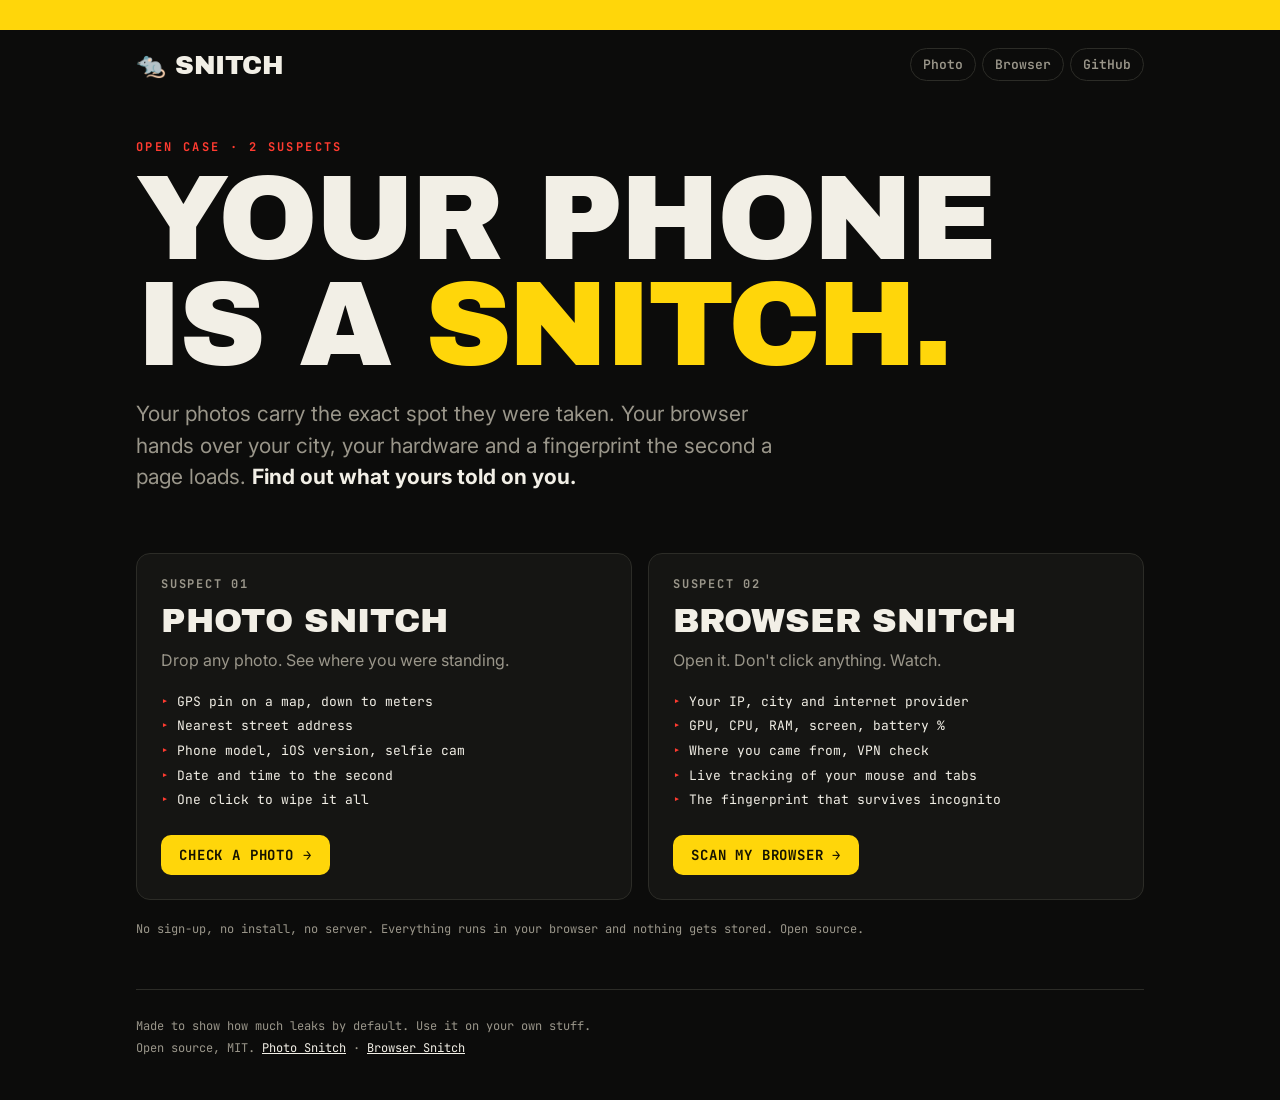
<file: index.html>
<!doctype html>
<html lang="en">
<head>
<meta charset="utf-8">
<meta name="viewport" content="width=device-width,initial-scale=1">
<title>Snitch · your phone is a snitch</title>
<meta name="description" content="Find out what your photos and your browser say about you. Exact GPS from a photo, your city from one page load. Runs 100% in your browser.">
<meta property="og:title" content="Snitch: your phone is a snitch">
<meta property="og:description" content="Drop a photo, see where you were standing. Open one page, see everything your browser leaks. Nothing uploaded.">
<meta property="og:image" content="https://alpha404ai.github.io/snitch/og.png">
<meta name="twitter:card" content="summary_large_image">
<meta name="twitter:image" content="https://alpha404ai.github.io/snitch/og.png">
<meta name="theme-color" content="#0c0c0b">
<link rel="icon" href="data:image/svg+xml,<svg xmlns='http://www.w3.org/2000/svg' viewBox='0 0 100 100'><text y='.9em' font-size='90'>🐀</text></svg>">
<link rel="preconnect" href="https://fonts.googleapis.com"><link rel="preconnect" href="https://fonts.gstatic.com" crossorigin>
<link href="https://fonts.googleapis.com/css2?family=Archivo+Black&family=Inter:wght@400;600&family=JetBrains+Mono:wght@400;600;700&display=swap" rel="stylesheet">
<link rel="stylesheet" href="assets/style.css?v=4">
</head>
<body>
<div class="tape-text"><span>Evidence · do not cross · your phone is a snitch · evidence · do not cross · your phone is a snitch · evidence · do not cross · your phone is a snitch ·</span></div>
<div class="wrap">
  <nav class="nav">
    <a class="logo" href="./"><span class="rat">🐀</span>SNITCH</a>
    <div class="nav-links">
      <a href="photo.html">Photo</a>
      <a href="browser.html">Browser</a>
      <a href="https://github.com/alpha404ai/snitch" id="gh-link">GitHub</a>
    </div>
  </nav>

  <header class="hero">
    <p class="kicker">Open case · 2 suspects</p>
    <h1>Your phone<br>is a <span class="hl">snitch.</span></h1>
    <p class="sub">Your photos carry the exact spot they were taken. Your browser hands over your city, your hardware and a fingerprint the second a page loads. <b>Find out what yours told on you.</b></p>
  </header>

  <div class="cards">
    <a class="card" href="photo.html">
      <div class="num">SUSPECT 01</div>
      <h2>Photo Snitch</h2>
      <p>Drop any photo. See where you were standing.</p>
      <ul>
        <li>GPS pin on a map, down to meters</li>
        <li>Nearest street address</li>
        <li>Phone model, iOS version, selfie cam</li>
        <li>Date and time to the second</li>
        <li>One click to wipe it all</li>
      </ul>
      <span class="go">Check a photo →</span>
    </a>
    <a class="card" href="browser.html">
      <div class="num">SUSPECT 02</div>
      <h2>Browser Snitch</h2>
      <p>Open it. Don't click anything. Watch.</p>
      <ul>
        <li>Your IP, city and internet provider</li>
        <li>GPU, CPU, RAM, screen, battery %</li>
        <li>Where you came from, VPN check</li>
        <li>Live tracking of your mouse and tabs</li>
        <li>The fingerprint that survives incognito</li>
      </ul>
      <span class="go">Scan my browser →</span>
    </a>
  </div>

  <p class="fine">No sign-up, no install, no server. Everything runs in your browser and nothing gets stored. Open source.</p>

  <footer>
    Made to show how much leaks by default. Use it on your own stuff.<br>
    Open source, MIT. <a href="photo.html">Photo Snitch</a> · <a href="browser.html">Browser Snitch</a>
  </footer>
</div>
<script>
(() => {
  const h = location.hostname;
  if (h.endsWith('github.io')) {
    const user = h.split('.')[0];
    const repo = location.pathname.split('/').filter(Boolean)[0] || 'snitch';
    document.getElementById('gh-link').href = `https://github.com/${user}/${repo}`;
  }
})();
</script>
</body>
</html>
</file>
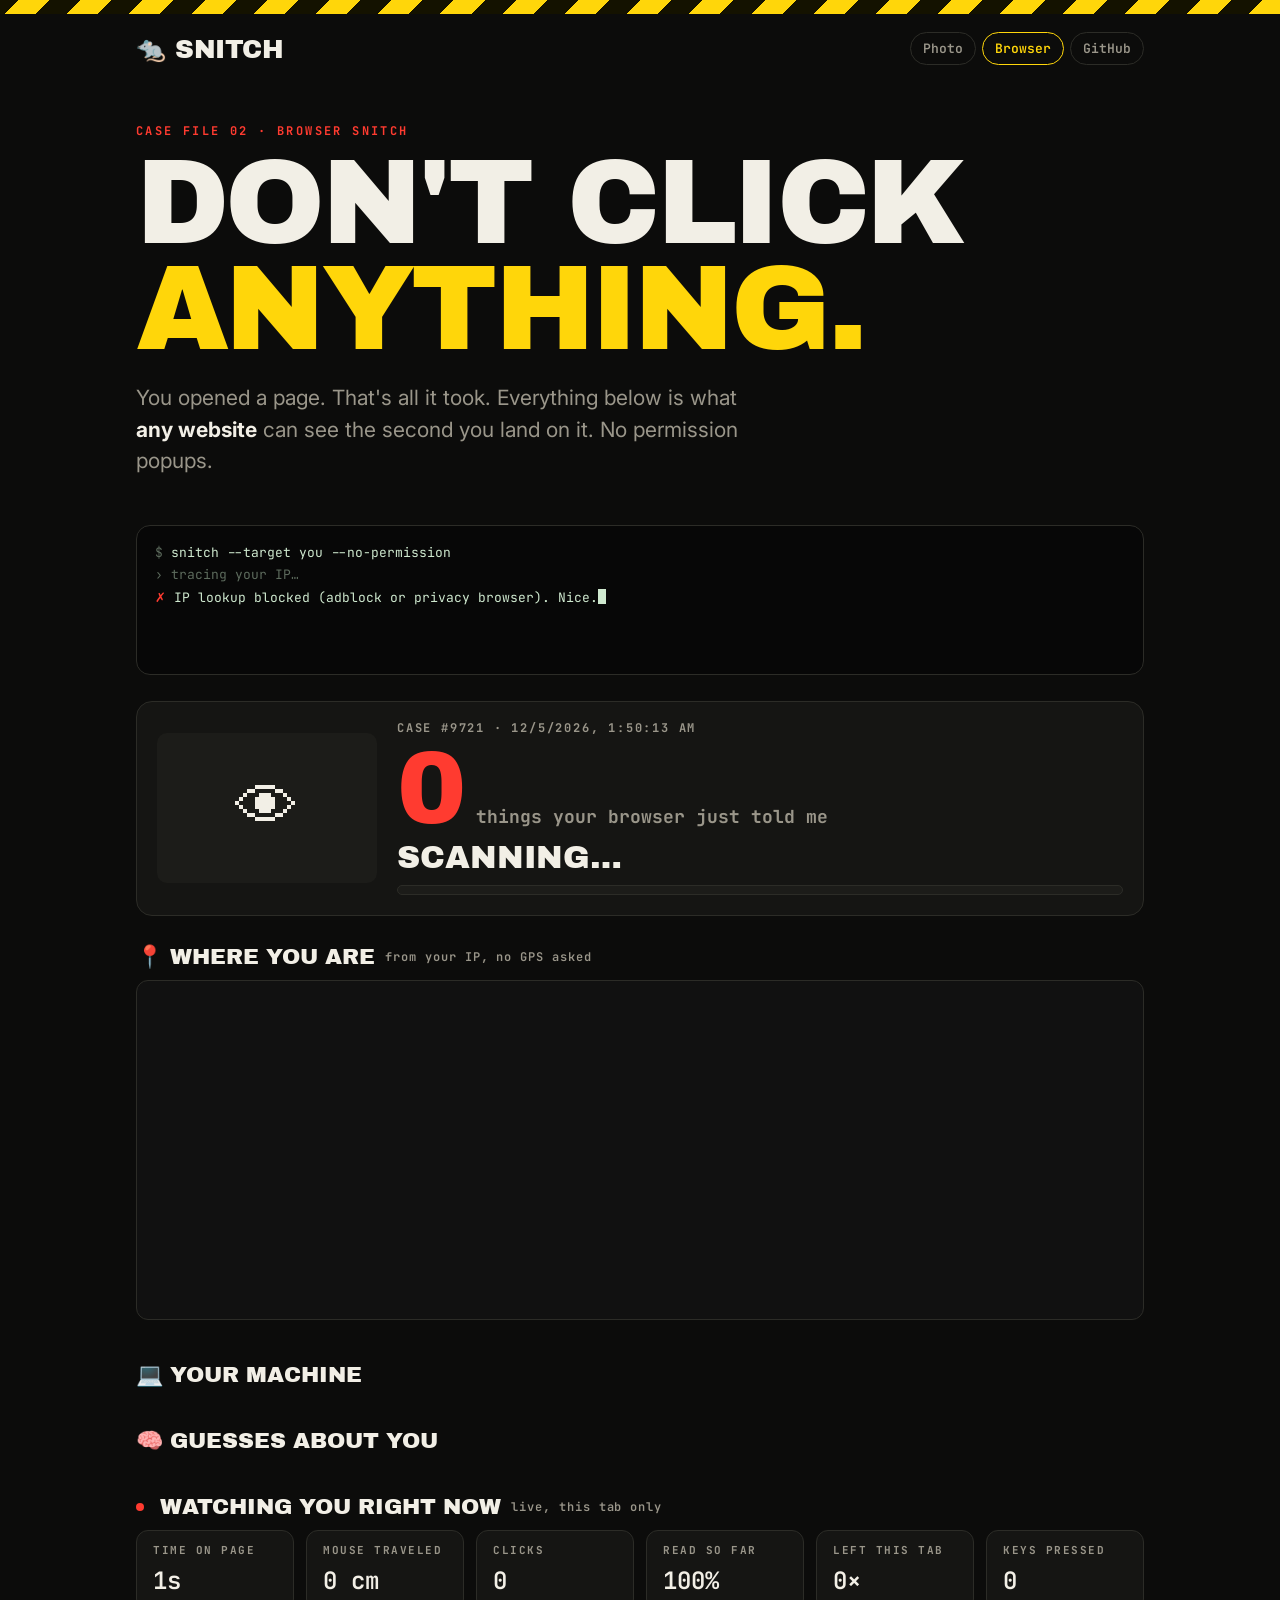
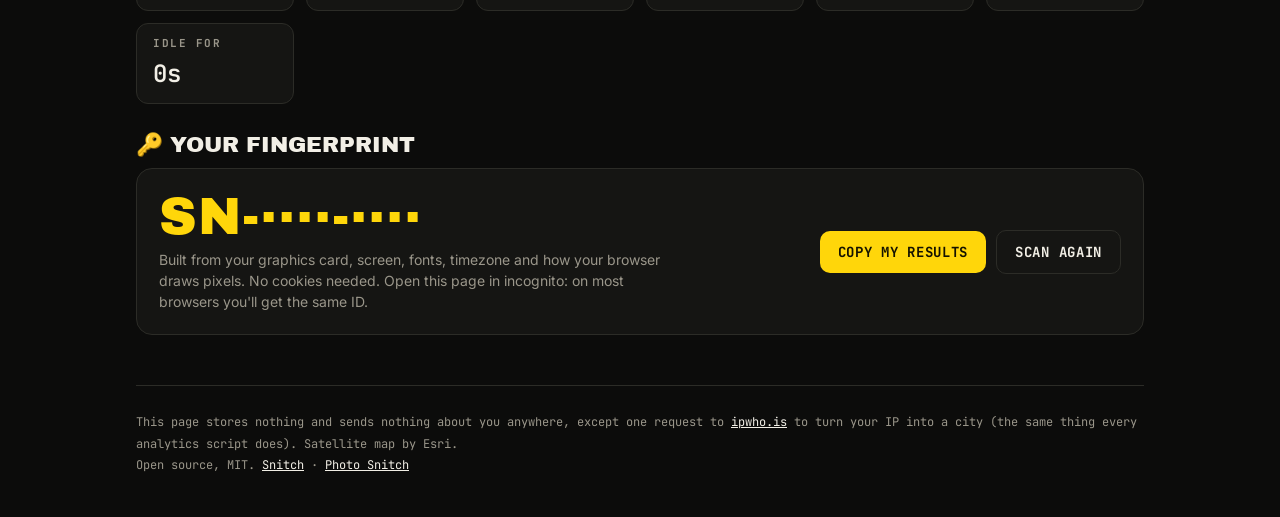
<file: browser.html>
<!doctype html>
<html lang="en">
<head>
<meta charset="utf-8">
<meta name="viewport" content="width=device-width,initial-scale=1">
<title>Browser Snitch · what every site already knows</title>
<meta name="description" content="Open this page and don't click anything. It shows your city, your GPU, your battery and the fingerprint sites use to follow you, even in incognito.">
<meta property="og:title" content="Browser Snitch: what every site already knows about you">
<meta property="og:description" content="Don't click anything. Just watch what your browser gives away.">
<meta property="og:image" content="https://alpha404ai.github.io/snitch/og.png">
<meta name="twitter:card" content="summary_large_image">
<meta name="twitter:image" content="https://alpha404ai.github.io/snitch/og.png">
<meta name="theme-color" content="#0c0c0b">
<link rel="icon" href="data:image/svg+xml,<svg xmlns='http://www.w3.org/2000/svg' viewBox='0 0 100 100'><text y='.9em' font-size='90'>🐀</text></svg>">
<link rel="preconnect" href="https://fonts.googleapis.com"><link rel="preconnect" href="https://fonts.gstatic.com" crossorigin>
<link href="https://fonts.googleapis.com/css2?family=Archivo+Black&family=Inter:wght@400;600&family=JetBrains+Mono:wght@400;600;700&display=swap" rel="stylesheet">
<link rel="stylesheet" href="vendor/leaflet.css">
<link rel="stylesheet" href="assets/style.css?v=4">
</head>
<body>
<div class="tape"></div>
<div class="wrap">
  <nav class="nav">
    <a class="logo" href="./"><span class="rat">🐀</span>SNITCH</a>
    <div class="nav-links">
      <a href="photo.html">Photo</a>
      <a href="browser.html" aria-current="page">Browser</a>
      <a href="https://github.com/alpha404ai/snitch" id="gh-link">GitHub</a>
    </div>
  </nav>

  <header class="hero">
    <p class="kicker">Case file 02 · Browser Snitch</p>
    <h1>Don't click<br><span class="hl">anything.</span></h1>
    <p class="sub">You opened a page. That's all it took. Everything below is what <b>any website</b> can see the second you land on it. No permission popups.</p>
  </header>

  <div class="term" id="term" aria-live="polite"></div>

  <section class="report show">
    <div class="report-head">
      <div class="thumb" style="aspect-ratio:auto;min-height:150px;background:var(--panel-2)">
        <div style="font:400 64px/1 var(--head)">👁</div>
      </div>
      <div>
        <div class="case" id="casefile">Case file</div>
        <div class="score"><span class="n" id="score">0</span><span class="of">things your browser just told me</span></div>
        <div class="verdict" id="verdict">Scanning…</div>
        <div class="bar"><i id="bar"></i></div>
      </div>
      <div class="stamp" id="stamp">Snitched</div>
    </div>

    <h3 class="section-title">📍 Where you are <small>from your IP, no GPS asked</small></h3>
    <div class="map" id="map"></div>
    <div class="grid" id="g-where"></div>

    <h3 class="section-title">💻 Your machine</h3>
    <div class="grid" id="g-device"></div>

    <h3 class="section-title">🧠 Guesses about you</h3>
    <div class="grid" id="g-you"></div>

    <h3 class="section-title"><span class="dot"></span>Watching you right now <small>live, this tab only</small></h3>
    <div class="live" id="g-live"></div>

    <h3 class="section-title">🔑 Your fingerprint</h3>
    <div class="fp">
      <div>
        <div class="id" id="fp">SN-····-····</div>
        <p>Built from your graphics card, screen, fonts, timezone and how your browser draws pixels. No cookies needed. Open this page in incognito: on most browsers you'll get the same ID.</p>
      </div>
      <div class="row">
        <button class="btn" id="share">Copy my results</button>
        <button class="btn ghost" id="rescan">Scan again</button>
      </div>
    </div>
  </section>

  <footer>
    This page stores nothing and sends nothing about you anywhere, except one request to <a href="https://ipwho.is" rel="noopener">ipwho.is</a> to turn your IP into a city (the same thing every analytics script does). Satellite map by Esri.<br>
    Open source, MIT. <a href="./">Snitch</a> · <a href="photo.html">Photo Snitch</a>
  </footer>
</div>
<div class="toast" id="toast"></div>
<script src="vendor/leaflet.js"></script>
<script src="assets/browser.js?v=4"></script>
</body>
</html>
</file>
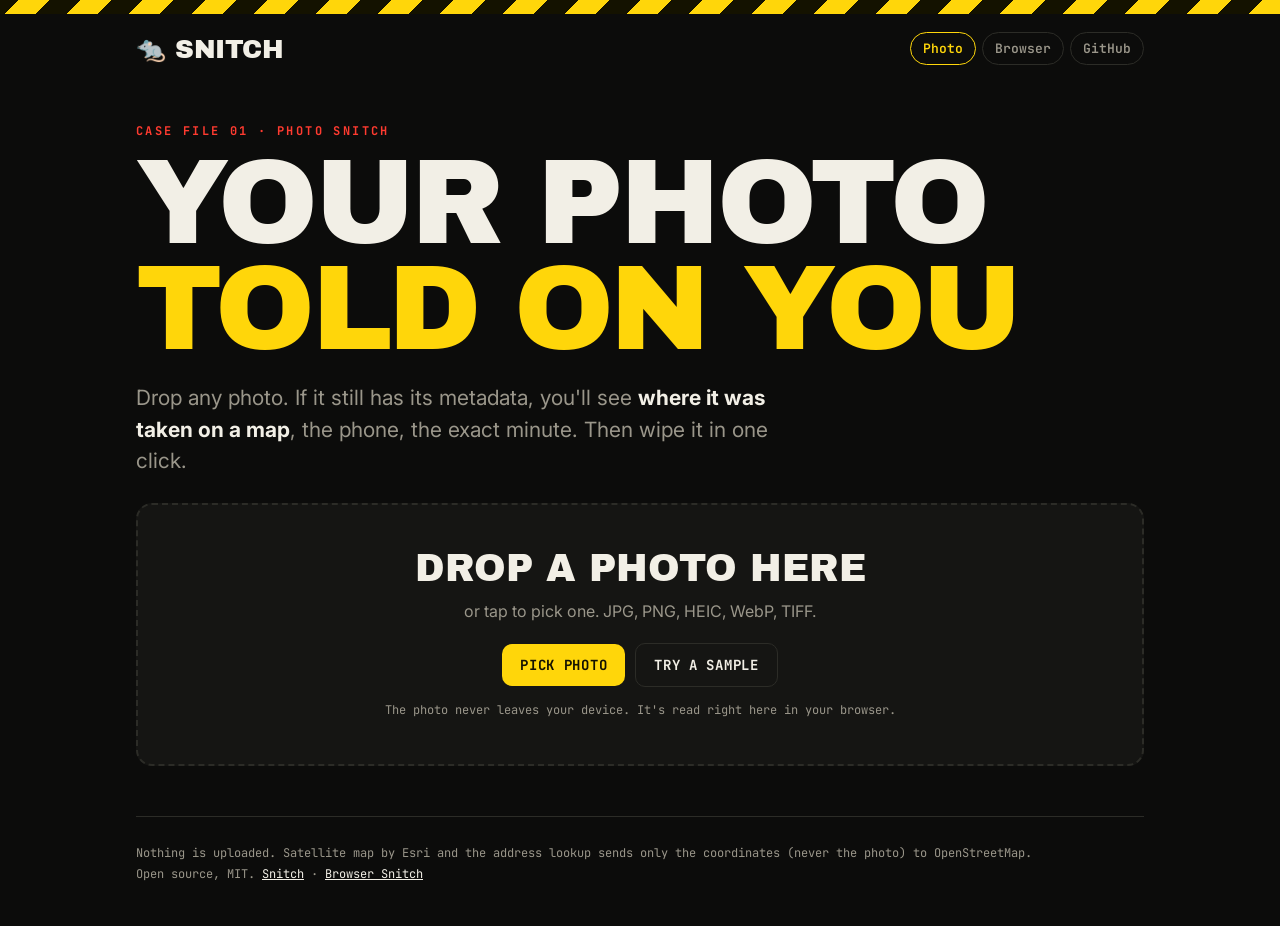
<file: photo.html>
<!doctype html>
<html lang="en">
<head>
<meta charset="utf-8">
<meta name="viewport" content="width=device-width,initial-scale=1">
<title>Photo Snitch · your photo told on you</title>
<meta name="description" content="Drop any photo. See the exact spot it was taken, the phone, the date and time. Then wipe it clean. Runs in your browser, nothing is uploaded.">
<meta property="og:title" content="Photo Snitch: your photo told on you">
<meta property="og:description" content="Drop a photo. See the exact spot it was taken on a map. Wipe it in one click.">
<meta property="og:image" content="https://alpha404ai.github.io/snitch/og.png">
<meta name="twitter:card" content="summary_large_image">
<meta name="twitter:image" content="https://alpha404ai.github.io/snitch/og.png">
<meta name="theme-color" content="#0c0c0b">
<link rel="icon" href="data:image/svg+xml,<svg xmlns='http://www.w3.org/2000/svg' viewBox='0 0 100 100'><text y='.9em' font-size='90'>🐀</text></svg>">
<link rel="preconnect" href="https://fonts.googleapis.com"><link rel="preconnect" href="https://fonts.gstatic.com" crossorigin>
<link href="https://fonts.googleapis.com/css2?family=Archivo+Black&family=Inter:wght@400;600&family=JetBrains+Mono:wght@400;600;700&display=swap" rel="stylesheet">
<link rel="stylesheet" href="vendor/leaflet.css">
<link rel="stylesheet" href="assets/style.css?v=4">
</head>
<body>
<div class="tape"></div>
<div class="wrap">
  <nav class="nav">
    <a class="logo" href="./"><span class="rat">🐀</span>SNITCH</a>
    <div class="nav-links">
      <a href="photo.html" aria-current="page">Photo</a>
      <a href="browser.html">Browser</a>
      <a href="https://github.com/alpha404ai/snitch" id="gh-link">GitHub</a>
    </div>
  </nav>

  <header class="hero">
    <p class="kicker">Case file 01 · Photo Snitch</p>
    <h1>Your photo<br><span class="hl">told on you</span></h1>
    <p class="sub">Drop any photo. If it still has its metadata, you'll see <b>where it was taken on a map</b>, the phone, the exact minute. Then wipe it in one click.</p>
  </header>

  <label class="drop" id="drop">
    <input type="file" id="file" accept="image/*,.heic,.heif,.dng,.tif,.tiff">
    <div class="big">Drop a photo here</div>
    <p>or tap to pick one. JPG, PNG, HEIC, WebP, TIFF.</p>
    <span class="row" style="justify-content:center">
      <span class="btn">Pick photo</span>
      <button class="btn ghost" type="button" id="sample">Try a sample</button>
    </span>
    <div class="fine">The photo never leaves your device. It's read right here in your browser.</div>
  </label>

  <section class="report" id="report" aria-live="polite">
    <div class="report-head">
      <div class="thumb" id="thumb"></div>
      <div>
        <div class="case" id="casefile">Case file</div>
        <div class="score"><span class="n" id="score">0</span><span class="of">/100 snitch score</span></div>
        <div class="verdict" id="verdict">Scanning…</div>
        <div class="bar"><i id="bar"></i></div>
      </div>
      <div class="stamp" id="stamp">Snitched</div>
    </div>

    <div id="geo-block" class="hidden">
      <h3 class="section-title">📍 Where it was taken <small id="geo-acc"></small></h3>
      <div class="map" id="map"></div>
    </div>

    <h3 class="section-title">Evidence <small id="ev-count"></small></h3>
    <div class="grid" id="grid"></div>

    <details class="raw" id="raw">
      <summary>Every hidden tag in this file</summary>
      <table class="raw-table" id="raw-table"></table>
    </details>

    <div class="cleanbox">
      <div>
        <h3>Wipe it clean</h3>
        <p id="clean-msg">Makes a fresh copy with zero metadata: no GPS, no phone, no date. Same picture.</p>
      </div>
      <div class="row">
        <button class="btn red" id="clean">Wipe &amp; download</button>
        <button class="btn ghost" id="another">Check another</button>
      </div>
    </div>
  </section>

  <footer>
    Nothing is uploaded. Satellite map by Esri and the address lookup sends only the coordinates (never the photo) to OpenStreetMap.<br>
    Open source, MIT. <a href="./">Snitch</a> · <a href="browser.html">Browser Snitch</a>
  </footer>
</div>
<div class="toast" id="toast"></div>
<script src="vendor/exifr.js"></script>
<script src="vendor/leaflet.js"></script>
<script src="assets/photo.js?v=5"></script>
</body>
</html>
</file>
<file: assets/style.css>
:root{
  --bg:#0c0c0b;
  --panel:#151513;
  --panel-2:#1c1c19;
  --line:#2c2c27;
  --ink:#f2efe6;
  --muted:#9a968a;
  --tape:#ffd60a;
  --tape-ink:#141200;
  --red:#ff3b30;
  --green:#34c759;
  --mono:"JetBrains Mono",ui-monospace,SFMono-Regular,Menlo,Consolas,monospace;
  --head:"Archivo Black","Arial Black",Impact,sans-serif;
  --body:"Inter",system-ui,-apple-system,Segoe UI,Roboto,sans-serif;
}
*{box-sizing:border-box}
html{-webkit-text-size-adjust:100%}
body{
  margin:0;background:var(--bg);color:var(--ink);
  font:16px/1.5 var(--body);
  min-height:100vh;overflow-x:hidden;
}
a{color:var(--tape)}
img{max-width:100%;display:block}

/* caution tape */
.tape{
  background:repeating-linear-gradient(-45deg,var(--tape) 0 22px,var(--tape-ink) 22px 44px);
  height:14px;
}
.tape-text{
  background:var(--tape);color:var(--tape-ink);
  font:700 12px/1 var(--mono);letter-spacing:.18em;text-transform:uppercase;
  white-space:nowrap;overflow:hidden;padding:9px 0;
}
.tape-text span{display:inline-block;padding-left:100%;animation:crawl 28s linear infinite}
@keyframes crawl{to{transform:translateX(-100%)}}
@media (prefers-reduced-motion:reduce){.tape-text span{animation:none;padding-left:16px}}

.wrap{max-width:1040px;margin:0 auto;padding:0 16px}

/* top nav */
.nav{display:flex;align-items:center;justify-content:space-between;padding:18px 0;gap:12px}
.logo{font:400 26px/1 var(--head);letter-spacing:-.02em;color:var(--ink);text-decoration:none;display:flex;align-items:center;gap:10px}
.logo .rat{font-size:24px}
.nav-links{display:flex;gap:6px;flex-wrap:wrap}
.nav-links a{
  font:600 13px/1 var(--mono);color:var(--muted);text-decoration:none;
  padding:9px 12px;border:1px solid var(--line);border-radius:999px;
}
.nav-links a:hover,.nav-links a[aria-current]{color:var(--tape);border-color:var(--tape)}

/* hero */
.hero{padding:42px 0 26px}
.kicker{font:700 12px/1 var(--mono);letter-spacing:.2em;color:var(--red);text-transform:uppercase;margin:0 0 14px}
h1{font:400 clamp(44px,11vw,120px)/.88 var(--head);letter-spacing:-.03em;margin:0;text-transform:uppercase}
h1 .hl{color:var(--tape)}
.sub{font-size:clamp(17px,2.4vw,21px);color:var(--muted);max-width:640px;margin:20px 0 0}
.sub b{color:var(--ink)}

/* cards on landing */
.cards{display:grid;grid-template-columns:1fr 1fr;gap:16px;margin:34px 0 20px}
@media (max-width:720px){.cards{grid-template-columns:1fr}}
.card{
  position:relative;display:block;text-decoration:none;color:var(--ink);
  background:var(--panel);border:1px solid var(--line);border-radius:14px;
  padding:24px;overflow:hidden;transition:border-color .2s,transform .2s;
}
.card:hover{border-color:var(--tape);transform:translateY(-2px)}
.card .num{font:700 12px/1 var(--mono);color:var(--muted);letter-spacing:.15em}
.card h2{font:400 34px/1 var(--head);margin:14px 0 10px;text-transform:uppercase}
.card p{margin:0 0 18px;color:var(--muted)}
.card ul{margin:0 0 22px;padding:0;list-style:none;font:13px/1.9 var(--mono)}
.card li::before{content:"▸ ";color:var(--red)}
.go{
  display:inline-flex;align-items:center;gap:8px;
  background:var(--tape);color:var(--tape-ink);font:700 14px/1 var(--mono);
  padding:13px 18px;border-radius:10px;text-transform:uppercase;letter-spacing:.06em;
}

/* buttons */
.btn{
  appearance:none;border:0;cursor:pointer;
  display:inline-flex;align-items:center;justify-content:center;gap:8px;
  font:700 14px/1 var(--mono);letter-spacing:.05em;text-transform:uppercase;
  padding:14px 18px;border-radius:10px;text-decoration:none;
  background:var(--tape);color:var(--tape-ink);
}
.btn:disabled{opacity:.4;cursor:not-allowed}
.btn.ghost{background:transparent;color:var(--ink);border:1px solid var(--line)}
.btn.ghost:hover{border-color:var(--ink)}
.btn.red{background:var(--red);color:#fff}
.row{display:flex;gap:10px;flex-wrap:wrap;align-items:center}

/* drop zone */
.drop{
  display:block;
  border:2px dashed var(--line);border-radius:16px;background:var(--panel);
  padding:44px 20px;text-align:center;cursor:pointer;transition:border-color .2s,background .2s;
}
.drop.over,.drop:hover{border-color:var(--tape);background:var(--panel-2)}
.drop .big{font:400 clamp(26px,5vw,38px)/1.05 var(--head);text-transform:uppercase;margin:0 0 10px}
.drop p{margin:0 0 20px;color:var(--muted)}
.drop input{display:none}
.fine{font:12px/1.6 var(--mono);color:var(--muted);margin-top:14px}

/* report */
.report{margin:26px 0 40px;display:none}
.report.show{display:block}
.report-head{
  display:grid;grid-template-columns:220px 1fr;gap:20px;align-items:center;
  background:var(--panel);border:1px solid var(--line);border-radius:16px;padding:20px;position:relative;overflow:hidden;
}
@media (max-width:640px){.report-head{grid-template-columns:1fr}}
.thumb{border-radius:10px;overflow:hidden;background:#000;aspect-ratio:1;display:flex;align-items:center;justify-content:center}
.thumb img{width:100%;height:100%;object-fit:cover}
.thumb .noimg{font:12px/1.4 var(--mono);color:var(--muted);padding:12px;text-align:center}
.case{font:700 12px/1 var(--mono);color:var(--muted);letter-spacing:.15em;text-transform:uppercase}
.score{display:flex;align-items:baseline;gap:10px;margin:8px 0 2px}
.score .n{font:400 clamp(64px,13vw,104px)/.9 var(--head);color:var(--red)}
.score .of{font:700 18px/1 var(--mono);color:var(--muted)}
.verdict{font:400 clamp(22px,4vw,32px)/1.05 var(--head);text-transform:uppercase;margin:6px 0 10px}
.bar{height:10px;background:var(--panel-2);border-radius:99px;overflow:hidden;border:1px solid var(--line)}
.bar i{display:block;height:100%;width:0;background:linear-gradient(90deg,var(--tape),var(--red));transition:width 1.2s cubic-bezier(.2,.8,.2,1)}
.stamp{
  position:absolute;right:18px;top:18px;transform:rotate(9deg);
  border:3px solid var(--red);color:var(--red);border-radius:8px;
  font:400 22px/1 var(--head);padding:8px 12px;letter-spacing:.04em;text-transform:uppercase;
  opacity:0;scale:1.6;transition:opacity .25s .9s,scale .25s .9s;
  mix-blend-mode:screen;
}
.stamp.on{opacity:.92;scale:1}
.stamp.clean{border-color:var(--green);color:var(--green)}
@media (max-width:640px){.stamp{top:34px;right:34px;font-size:18px;background:rgba(12,12,11,.55)}}

/* evidence grid */
.grid{display:grid;grid-template-columns:repeat(auto-fill,minmax(230px,1fr));gap:12px;margin-top:14px}
.ev{
  background:var(--panel);border:1px solid var(--line);border-radius:12px;padding:14px 16px;
  opacity:0;transform:translateY(8px);transition:opacity .35s,transform .35s;
}
.ev.in{opacity:1;transform:none}
.ev .k{font:700 11px/1 var(--mono);letter-spacing:.14em;color:var(--muted);text-transform:uppercase;display:flex;justify-content:space-between;gap:8px}
.ev .k .tag{color:var(--red)}
.ev .v{font:600 17px/1.3 var(--mono);margin-top:9px;word-break:break-word}
.ev .note{font-size:13px;color:var(--muted);margin-top:6px}
.ev.hot{border-color:rgba(255,59,48,.55);background:linear-gradient(180deg,rgba(255,59,48,.09),transparent 70%),var(--panel)}
.ev.wide{grid-column:1/-1}

.section-title{font:400 22px/1 var(--head);text-transform:uppercase;margin:30px 0 4px;display:flex;align-items:center;gap:10px}
.section-title small{font:600 12px/1 var(--mono);color:var(--muted);letter-spacing:.08em;text-transform:none}

/* map */
.map{height:340px;border-radius:12px;border:1px solid var(--line);margin-top:12px;background:#111;z-index:0}
.leaflet-container{font-family:var(--mono)}
.leaflet-popup-content-wrapper,.leaflet-popup-tip{background:#111;color:var(--ink)}
.pin{
  width:22px;height:22px;border-radius:50%;background:var(--red);border:3px solid #fff;
  box-shadow:0 0 0 0 rgba(255,59,48,.7);animation:ping 1.6s infinite;
}
@keyframes ping{70%{box-shadow:0 0 0 22px rgba(255,59,48,0)}100%{box-shadow:0 0 0 0 rgba(255,59,48,0)}}

/* raw table */
details.raw{margin-top:14px;background:var(--panel);border:1px solid var(--line);border-radius:12px}
details.raw summary{cursor:pointer;padding:14px 16px;font:700 13px/1 var(--mono);text-transform:uppercase;letter-spacing:.08em}
.raw-table{width:100%;border-collapse:collapse;font:12px/1.5 var(--mono)}
.raw-table td{padding:7px 16px;border-top:1px solid var(--line);vertical-align:top;word-break:break-word}
.raw-table td:first-child{color:var(--muted);width:38%}

/* clean box */
.cleanbox{
  margin-top:20px;background:var(--panel);border:1px solid var(--line);border-radius:16px;padding:20px;
  display:flex;gap:16px;align-items:center;justify-content:space-between;flex-wrap:wrap;
}
.cleanbox h3{font:400 22px/1.1 var(--head);text-transform:uppercase;margin:0 0 4px}
.cleanbox p{margin:0;color:var(--muted);font-size:14px;max-width:520px}

/* terminal (browser page) */
.term{
  background:#070707;border:1px solid var(--line);border-radius:14px;padding:16px 18px;
  font:13px/1.75 var(--mono);color:#cfe9cf;min-height:150px;margin-top:22px;overflow:hidden;
}
.term .dim{color:#5d6b5d}
.term .warn{color:var(--tape)}
.term .bad{color:var(--red)}
.cursor{display:inline-block;width:8px;height:15px;background:#cfe9cf;vertical-align:-2px;animation:blink 1s steps(1) infinite}
@keyframes blink{50%{opacity:0}}

/* live tracker */
.live{display:grid;grid-template-columns:repeat(auto-fill,minmax(150px,1fr));gap:12px;margin-top:12px}
.live .ev{opacity:1;transform:none}
.live .v{font-size:24px}
.dot{display:inline-block;width:8px;height:8px;border-radius:50%;background:var(--red);animation:blink 1.2s steps(1) infinite;margin-right:6px;vertical-align:1px}

.fp{
  margin-top:12px;background:var(--panel);border:1px solid var(--line);border-radius:16px;padding:22px;
  display:flex;flex-wrap:wrap;gap:16px;align-items:center;justify-content:space-between;
}
.fp .id{font:400 clamp(30px,6vw,52px)/1 var(--head);color:var(--tape);letter-spacing:.02em}
.fp p{margin:6px 0 0;color:var(--muted);max-width:520px;font-size:14px}

.toast{
  position:fixed;left:50%;bottom:22px;transform:translate(-50%,40px);opacity:0;
  background:var(--tape);color:var(--tape-ink);font:700 13px/1 var(--mono);
  padding:12px 16px;border-radius:10px;transition:.25s;z-index:999;pointer-events:none;
}
.toast.on{transform:translate(-50%,0);opacity:1}

footer{border-top:1px solid var(--line);margin-top:50px;padding:26px 0 40px;font:12px/1.8 var(--mono);color:var(--muted)}
footer a{color:var(--ink)}

.redact{background:var(--ink);color:var(--ink);border-radius:2px;padding:0 4px;user-select:none}
.hidden{display:none!important}
</file>
<file: vendor/leaflet.css>
/* required styles */

.leaflet-pane,
.leaflet-tile,
.leaflet-marker-icon,
.leaflet-marker-shadow,
.leaflet-tile-container,
.leaflet-pane > svg,
.leaflet-pane > canvas,
.leaflet-zoom-box,
.leaflet-image-layer,
.leaflet-layer {
	position: absolute;
	left: 0;
	top: 0;
	}
.leaflet-container {
	overflow: hidden;
	}
.leaflet-tile,
.leaflet-marker-icon,
.leaflet-marker-shadow {
	-webkit-user-select: none;
	   -moz-user-select: none;
	        user-select: none;
	  -webkit-user-drag: none;
	}
/* Prevents IE11 from highlighting tiles in blue */
.leaflet-tile::selection {
	background: transparent;
}
/* Safari renders non-retina tile on retina better with this, but Chrome is worse */
.leaflet-safari .leaflet-tile {
	image-rendering: -webkit-optimize-contrast;
	}
/* hack that prevents hw layers "stretching" when loading new tiles */
.leaflet-safari .leaflet-tile-container {
	width: 1600px;
	height: 1600px;
	-webkit-transform-origin: 0 0;
	}
.leaflet-marker-icon,
.leaflet-marker-shadow {
	display: block;
	}
/* .leaflet-container svg: reset svg max-width decleration shipped in Joomla! (joomla.org) 3.x */
/* .leaflet-container img: map is broken in FF if you have max-width: 100% on tiles */
.leaflet-container .leaflet-overlay-pane svg {
	max-width: none !important;
	max-height: none !important;
	}
.leaflet-container .leaflet-marker-pane img,
.leaflet-container .leaflet-shadow-pane img,
.leaflet-container .leaflet-tile-pane img,
.leaflet-container img.leaflet-image-layer,
.leaflet-container .leaflet-tile {
	max-width: none !important;
	max-height: none !important;
	width: auto;
	padding: 0;
	}

.leaflet-container img.leaflet-tile {
	/* See: https://bugs.chromium.org/p/chromium/issues/detail?id=600120 */
	mix-blend-mode: plus-lighter;
}

.leaflet-container.leaflet-touch-zoom {
	-ms-touch-action: pan-x pan-y;
	touch-action: pan-x pan-y;
	}
.leaflet-container.leaflet-touch-drag {
	-ms-touch-action: pinch-zoom;
	/* Fallback for FF which doesn't support pinch-zoom */
	touch-action: none;
	touch-action: pinch-zoom;
}
.leaflet-container.leaflet-touch-drag.leaflet-touch-zoom {
	-ms-touch-action: none;
	touch-action: none;
}
.leaflet-container {
	-webkit-tap-highlight-color: transparent;
}
.leaflet-container a {
	-webkit-tap-highlight-color: rgba(51, 181, 229, 0.4);
}
.leaflet-tile {
	filter: inherit;
	visibility: hidden;
	}
.leaflet-tile-loaded {
	visibility: inherit;
	}
.leaflet-zoom-box {
	width: 0;
	height: 0;
	-moz-box-sizing: border-box;
	     box-sizing: border-box;
	z-index: 800;
	}
/* workaround for https://bugzilla.mozilla.org/show_bug.cgi?id=888319 */
.leaflet-overlay-pane svg {
	-moz-user-select: none;
	}

.leaflet-pane         { z-index: 400; }

.leaflet-tile-pane    { z-index: 200; }
.leaflet-overlay-pane { z-index: 400; }
.leaflet-shadow-pane  { z-index: 500; }
.leaflet-marker-pane  { z-index: 600; }
.leaflet-tooltip-pane   { z-index: 650; }
.leaflet-popup-pane   { z-index: 700; }

.leaflet-map-pane canvas { z-index: 100; }
.leaflet-map-pane svg    { z-index: 200; }

.leaflet-vml-shape {
	width: 1px;
	height: 1px;
	}
.lvml {
	behavior: url(#default#VML);
	display: inline-block;
	position: absolute;
	}


/* control positioning */

.leaflet-control {
	position: relative;
	z-index: 800;
	pointer-events: visiblePainted; /* IE 9-10 doesn't have auto */
	pointer-events: auto;
	}
.leaflet-top,
.leaflet-bottom {
	position: absolute;
	z-index: 1000;
	pointer-events: none;
	}
.leaflet-top {
	top: 0;
	}
.leaflet-right {
	right: 0;
	}
.leaflet-bottom {
	bottom: 0;
	}
.leaflet-left {
	left: 0;
	}
.leaflet-control {
	float: left;
	clear: both;
	}
.leaflet-right .leaflet-control {
	float: right;
	}
.leaflet-top .leaflet-control {
	margin-top: 10px;
	}
.leaflet-bottom .leaflet-control {
	margin-bottom: 10px;
	}
.leaflet-left .leaflet-control {
	margin-left: 10px;
	}
.leaflet-right .leaflet-control {
	margin-right: 10px;
	}


/* zoom and fade animations */

.leaflet-fade-anim .leaflet-popup {
	opacity: 0;
	-webkit-transition: opacity 0.2s linear;
	   -moz-transition: opacity 0.2s linear;
	        transition: opacity 0.2s linear;
	}
.leaflet-fade-anim .leaflet-map-pane .leaflet-popup {
	opacity: 1;
	}
.leaflet-zoom-animated {
	-webkit-transform-origin: 0 0;
	    -ms-transform-origin: 0 0;
	        transform-origin: 0 0;
	}
svg.leaflet-zoom-animated {
	will-change: transform;
}

.leaflet-zoom-anim .leaflet-zoom-animated {
	-webkit-transition: -webkit-transform 0.25s cubic-bezier(0,0,0.25,1);
	   -moz-transition:    -moz-transform 0.25s cubic-bezier(0,0,0.25,1);
	        transition:         transform 0.25s cubic-bezier(0,0,0.25,1);
	}
.leaflet-zoom-anim .leaflet-tile,
.leaflet-pan-anim .leaflet-tile {
	-webkit-transition: none;
	   -moz-transition: none;
	        transition: none;
	}

.leaflet-zoom-anim .leaflet-zoom-hide {
	visibility: hidden;
	}


/* cursors */

.leaflet-interactive {
	cursor: pointer;
	}
.leaflet-grab {
	cursor: -webkit-grab;
	cursor:    -moz-grab;
	cursor:         grab;
	}
.leaflet-crosshair,
.leaflet-crosshair .leaflet-interactive {
	cursor: crosshair;
	}
.leaflet-popup-pane,
.leaflet-control {
	cursor: auto;
	}
.leaflet-dragging .leaflet-grab,
.leaflet-dragging .leaflet-grab .leaflet-interactive,
.leaflet-dragging .leaflet-marker-draggable {
	cursor: move;
	cursor: -webkit-grabbing;
	cursor:    -moz-grabbing;
	cursor:         grabbing;
	}

/* marker & overlays interactivity */
.leaflet-marker-icon,
.leaflet-marker-shadow,
.leaflet-image-layer,
.leaflet-pane > svg path,
.leaflet-tile-container {
	pointer-events: none;
	}

.leaflet-marker-icon.leaflet-interactive,
.leaflet-image-layer.leaflet-interactive,
.leaflet-pane > svg path.leaflet-interactive,
svg.leaflet-image-layer.leaflet-interactive path {
	pointer-events: visiblePainted; /* IE 9-10 doesn't have auto */
	pointer-events: auto;
	}

/* visual tweaks */

.leaflet-container {
	background: #ddd;
	outline-offset: 1px;
	}
.leaflet-container a {
	color: #0078A8;
	}
.leaflet-zoom-box {
	border: 2px dotted #38f;
	background: rgba(255,255,255,0.5);
	}


/* general typography */
.leaflet-container {
	font-family: "Helvetica Neue", Arial, Helvetica, sans-serif;
	font-size: 12px;
	font-size: 0.75rem;
	line-height: 1.5;
	}


/* general toolbar styles */

.leaflet-bar {
	box-shadow: 0 1px 5px rgba(0,0,0,0.65);
	border-radius: 4px;
	}
.leaflet-bar a {
	background-color: #fff;
	border-bottom: 1px solid #ccc;
	width: 26px;
	height: 26px;
	line-height: 26px;
	display: block;
	text-align: center;
	text-decoration: none;
	color: black;
	}
.leaflet-bar a,
.leaflet-control-layers-toggle {
	background-position: 50% 50%;
	background-repeat: no-repeat;
	display: block;
	}
.leaflet-bar a:hover,
.leaflet-bar a:focus {
	background-color: #f4f4f4;
	}
.leaflet-bar a:first-child {
	border-top-left-radius: 4px;
	border-top-right-radius: 4px;
	}
.leaflet-bar a:last-child {
	border-bottom-left-radius: 4px;
	border-bottom-right-radius: 4px;
	border-bottom: none;
	}
.leaflet-bar a.leaflet-disabled {
	cursor: default;
	background-color: #f4f4f4;
	color: #bbb;
	}

.leaflet-touch .leaflet-bar a {
	width: 30px;
	height: 30px;
	line-height: 30px;
	}
.leaflet-touch .leaflet-bar a:first-child {
	border-top-left-radius: 2px;
	border-top-right-radius: 2px;
	}
.leaflet-touch .leaflet-bar a:last-child {
	border-bottom-left-radius: 2px;
	border-bottom-right-radius: 2px;
	}

/* zoom control */

.leaflet-control-zoom-in,
.leaflet-control-zoom-out {
	font: bold 18px 'Lucida Console', Monaco, monospace;
	text-indent: 1px;
	}

.leaflet-touch .leaflet-control-zoom-in, .leaflet-touch .leaflet-control-zoom-out  {
	font-size: 22px;
	}


/* layers control */

.leaflet-control-layers {
	box-shadow: 0 1px 5px rgba(0,0,0,0.4);
	background: #fff;
	border-radius: 5px;
	}
.leaflet-control-layers-toggle {
	background-image: url(images/layers.png);
	width: 36px;
	height: 36px;
	}
.leaflet-retina .leaflet-control-layers-toggle {
	background-image: url(images/layers-2x.png);
	background-size: 26px 26px;
	}
.leaflet-touch .leaflet-control-layers-toggle {
	width: 44px;
	height: 44px;
	}
.leaflet-control-layers .leaflet-control-layers-list,
.leaflet-control-layers-expanded .leaflet-control-layers-toggle {
	display: none;
	}
.leaflet-control-layers-expanded .leaflet-control-layers-list {
	display: block;
	position: relative;
	}
.leaflet-control-layers-expanded {
	padding: 6px 10px 6px 6px;
	color: #333;
	background: #fff;
	}
.leaflet-control-layers-scrollbar {
	overflow-y: scroll;
	overflow-x: hidden;
	padding-right: 5px;
	}
.leaflet-control-layers-selector {
	margin-top: 2px;
	position: relative;
	top: 1px;
	}
.leaflet-control-layers label {
	display: block;
	font-size: 13px;
	font-size: 1.08333em;
	}
.leaflet-control-layers-separator {
	height: 0;
	border-top: 1px solid #ddd;
	margin: 5px -10px 5px -6px;
	}

/* Default icon URLs */
.leaflet-default-icon-path { /* used only in path-guessing heuristic, see L.Icon.Default */
	background-image: url(images/marker-icon.png);
	}


/* attribution and scale controls */

.leaflet-container .leaflet-control-attribution {
	background: #fff;
	background: rgba(255, 255, 255, 0.8);
	margin: 0;
	}
.leaflet-control-attribution,
.leaflet-control-scale-line {
	padding: 0 5px;
	color: #333;
	line-height: 1.4;
	}
.leaflet-control-attribution a {
	text-decoration: none;
	}
.leaflet-control-attribution a:hover,
.leaflet-control-attribution a:focus {
	text-decoration: underline;
	}
.leaflet-attribution-flag {
	display: inline !important;
	vertical-align: baseline !important;
	width: 1em;
	height: 0.6669em;
	}
.leaflet-left .leaflet-control-scale {
	margin-left: 5px;
	}
.leaflet-bottom .leaflet-control-scale {
	margin-bottom: 5px;
	}
.leaflet-control-scale-line {
	border: 2px solid #777;
	border-top: none;
	line-height: 1.1;
	padding: 2px 5px 1px;
	white-space: nowrap;
	-moz-box-sizing: border-box;
	     box-sizing: border-box;
	background: rgba(255, 255, 255, 0.8);
	text-shadow: 1px 1px #fff;
	}
.leaflet-control-scale-line:not(:first-child) {
	border-top: 2px solid #777;
	border-bottom: none;
	margin-top: -2px;
	}
.leaflet-control-scale-line:not(:first-child):not(:last-child) {
	border-bottom: 2px solid #777;
	}

.leaflet-touch .leaflet-control-attribution,
.leaflet-touch .leaflet-control-layers,
.leaflet-touch .leaflet-bar {
	box-shadow: none;
	}
.leaflet-touch .leaflet-control-layers,
.leaflet-touch .leaflet-bar {
	border: 2px solid rgba(0,0,0,0.2);
	background-clip: padding-box;
	}


/* popup */

.leaflet-popup {
	position: absolute;
	text-align: center;
	margin-bottom: 20px;
	}
.leaflet-popup-content-wrapper {
	padding: 1px;
	text-align: left;
	border-radius: 12px;
	}
.leaflet-popup-content {
	margin: 13px 24px 13px 20px;
	line-height: 1.3;
	font-size: 13px;
	font-size: 1.08333em;
	min-height: 1px;
	}
.leaflet-popup-content p {
	margin: 17px 0;
	margin: 1.3em 0;
	}
.leaflet-popup-tip-container {
	width: 40px;
	height: 20px;
	position: absolute;
	left: 50%;
	margin-top: -1px;
	margin-left: -20px;
	overflow: hidden;
	pointer-events: none;
	}
.leaflet-popup-tip {
	width: 17px;
	height: 17px;
	padding: 1px;

	margin: -10px auto 0;
	pointer-events: auto;

	-webkit-transform: rotate(45deg);
	   -moz-transform: rotate(45deg);
	    -ms-transform: rotate(45deg);
	        transform: rotate(45deg);
	}
.leaflet-popup-content-wrapper,
.leaflet-popup-tip {
	background: white;
	color: #333;
	box-shadow: 0 3px 14px rgba(0,0,0,0.4);
	}
.leaflet-container a.leaflet-popup-close-button {
	position: absolute;
	top: 0;
	right: 0;
	border: none;
	text-align: center;
	width: 24px;
	height: 24px;
	font: 16px/24px Tahoma, Verdana, sans-serif;
	color: #757575;
	text-decoration: none;
	background: transparent;
	}
.leaflet-container a.leaflet-popup-close-button:hover,
.leaflet-container a.leaflet-popup-close-button:focus {
	color: #585858;
	}
.leaflet-popup-scrolled {
	overflow: auto;
	}

.leaflet-oldie .leaflet-popup-content-wrapper {
	-ms-zoom: 1;
	}
.leaflet-oldie .leaflet-popup-tip {
	width: 24px;
	margin: 0 auto;

	-ms-filter: "progid:DXImageTransform.Microsoft.Matrix(M11=0.70710678, M12=0.70710678, M21=-0.70710678, M22=0.70710678)";
	filter: progid:DXImageTransform.Microsoft.Matrix(M11=0.70710678, M12=0.70710678, M21=-0.70710678, M22=0.70710678);
	}

.leaflet-oldie .leaflet-control-zoom,
.leaflet-oldie .leaflet-control-layers,
.leaflet-oldie .leaflet-popup-content-wrapper,
.leaflet-oldie .leaflet-popup-tip {
	border: 1px solid #999;
	}


/* div icon */

.leaflet-div-icon {
	background: #fff;
	border: 1px solid #666;
	}


/* Tooltip */
/* Base styles for the element that has a tooltip */
.leaflet-tooltip {
	position: absolute;
	padding: 6px;
	background-color: #fff;
	border: 1px solid #fff;
	border-radius: 3px;
	color: #222;
	white-space: nowrap;
	-webkit-user-select: none;
	-moz-user-select: none;
	-ms-user-select: none;
	user-select: none;
	pointer-events: none;
	box-shadow: 0 1px 3px rgba(0,0,0,0.4);
	}
.leaflet-tooltip.leaflet-interactive {
	cursor: pointer;
	pointer-events: auto;
	}
.leaflet-tooltip-top:before,
.leaflet-tooltip-bottom:before,
.leaflet-tooltip-left:before,
.leaflet-tooltip-right:before {
	position: absolute;
	pointer-events: none;
	border: 6px solid transparent;
	background: transparent;
	content: "";
	}

/* Directions */

.leaflet-tooltip-bottom {
	margin-top: 6px;
}
.leaflet-tooltip-top {
	margin-top: -6px;
}
.leaflet-tooltip-bottom:before,
.leaflet-tooltip-top:before {
	left: 50%;
	margin-left: -6px;
	}
.leaflet-tooltip-top:before {
	bottom: 0;
	margin-bottom: -12px;
	border-top-color: #fff;
	}
.leaflet-tooltip-bottom:before {
	top: 0;
	margin-top: -12px;
	margin-left: -6px;
	border-bottom-color: #fff;
	}
.leaflet-tooltip-left {
	margin-left: -6px;
}
.leaflet-tooltip-right {
	margin-left: 6px;
}
.leaflet-tooltip-left:before,
.leaflet-tooltip-right:before {
	top: 50%;
	margin-top: -6px;
	}
.leaflet-tooltip-left:before {
	right: 0;
	margin-right: -12px;
	border-left-color: #fff;
	}
.leaflet-tooltip-right:before {
	left: 0;
	margin-left: -12px;
	border-right-color: #fff;
	}

/* Printing */

@media print {
	/* Prevent printers from removing background-images of controls. */
	.leaflet-control {
		-webkit-print-color-adjust: exact;
		print-color-adjust: exact;
		}
	}
</file>
